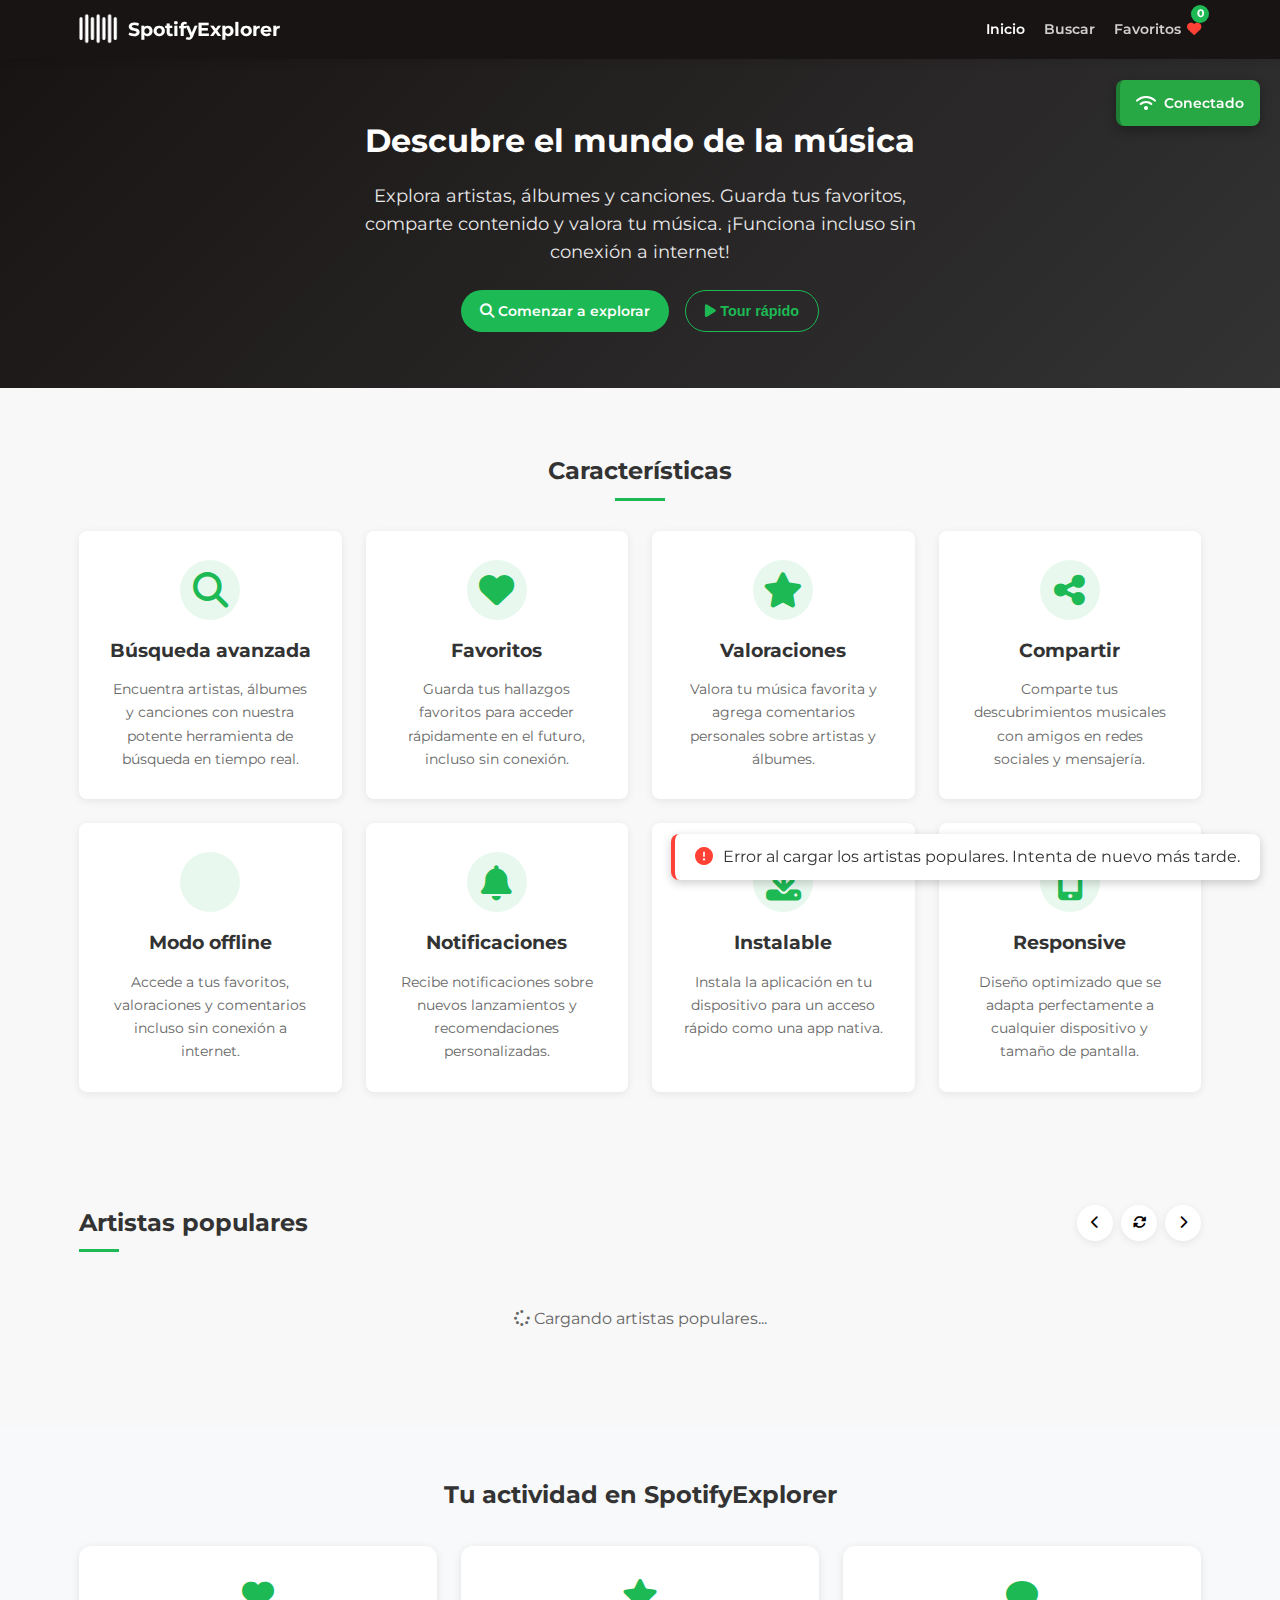
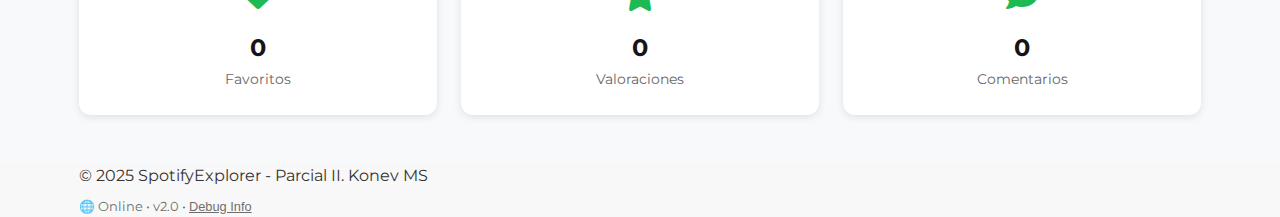
<file: index.html>
<!DOCTYPE html>
<html lang="es">
  <head>
    <meta charset="UTF-8" />
    <meta name="viewport" content="width=device-width, initial-scale=1.0" />
    <meta name="theme-color" content="#1DB954" />
    <meta
      name="description"
      content="Explora tus artistas y canciones favoritas con esta aplicación Spotify. Funciona offline, permite valoraciones y compartir contenido."
    />
    <title>SpotifyExplorer - Descubre música increíble</title>
    <link rel="stylesheet" href="css/style.css" />
    <link rel="manifest" href="manifest.json" />
    <link rel="apple-touch-icon" href="images/icons/icon-192x192.png" />
    <!-- Metatags para iOS -->
    <meta name="apple-mobile-web-app-capable" content="yes" />
    <meta name="apple-mobile-web-app-status-bar-style" content="black" />
    <meta name="apple-mobile-web-app-title" content="SpotifyExplorer" />
    <!-- Fonts -->
    <link rel="preconnect" href="https://fonts.googleapis.com" />
    <link rel="preconnect" href="https://fonts.gstatic.com" crossorigin />
    <link
      href="https://fonts.googleapis.com/css2?family=Montserrat:wght@400;500;600;700&display=swap"
      rel="stylesheet"
    />
    <!-- Font Awesome -->
    <link
      rel="stylesheet"
      href="https://cdnjs.cloudflare.com/ajax/libs/font-awesome/6.4.0/css/all.min.css"
    />
  </head>
  <body>
    <header>
      <div class="container">
        <div class="logo">
          <img src="images/logo.png" alt="SpotifyExplorer Logo" />
          <h1>SpotifyExplorer</h1>
        </div>
        <nav>
          <ul>
            <li><a href="index.html" class="active">Inicio</a></li>
            <li><a href="search.html">Buscar</a></li>
            <li>
              <a href="favorites.html" class="fav-link">
                Favoritos
                <span class="fav-icon"><i class="fas fa-heart"></i></span>
                <span class="favorites-counter">0</span>
              </a>
            </li>
          </ul>
        </nav>
      </div>
    </header>

    <main>
      <section class="hero">
        <div class="container">
          <h2>Descubre el mundo de la música</h2>
          <p>
            Explora artistas, álbumes y canciones. Guarda tus favoritos, comparte contenido y valora tu música. 
            ¡Funciona incluso sin conexión a internet!
          </p>
          <div style="display: flex; gap: 1rem; justify-content: center; flex-wrap: wrap; margin-top: 1.5rem;">
            <a href="search.html" class="btn">
              <i class="fas fa-search"></i> Comenzar a explorar
            </a>
            <button id="quick-tour-btn" class="btn btn-outline">
              <i class="fas fa-play"></i> Tour rápido
            </button>
          </div>
        </div>
      </section>

      <section class="features">
        <div class="container">
          <h2>Características</h2>
          <div class="feature-grid">
            <div class="feature-card">
              <div class="feature-icon"><i class="fas fa-search"></i></div>
              <h3>Búsqueda avanzada</h3>
              <p>
                Encuentra artistas, álbumes y canciones con nuestra potente
                herramienta de búsqueda en tiempo real.
              </p>
            </div>
            <div class="feature-card">
              <div class="feature-icon"><i class="fas fa-heart"></i></div>
              <h3>Favoritos</h3>
              <p>
                Guarda tus hallazgos favoritos para acceder rápidamente en el
                futuro, incluso sin conexión.
              </p>
            </div>
            <div class="feature-card">
              <div class="feature-icon"><i class="fas fa-star"></i></div>
              <h3>Valoraciones</h3>
              <p>Valora tu música favorita y agrega comentarios personales sobre artistas y álbumes.</p>
            </div>
            <div class="feature-card">
              <div class="feature-icon"><i class="fas fa-share-alt"></i></div>
              <h3>Compartir</h3>
              <p>Comparte tus descubrimientos musicales con amigos en redes sociales y mensajería.</p>
            </div>
            <div class="feature-card">
              <div class="feature-icon"><i class="fas fa-wifi-slash"></i></div>
              <h3>Modo offline</h3>
              <p>Accede a tus favoritos, valoraciones y comentarios incluso sin conexión a internet.</p>
            </div>
            <div class="feature-card">
              <div class="feature-icon"><i class="fas fa-bell"></i></div>
              <h3>Notificaciones</h3>
              <p>Recibe notificaciones sobre nuevos lanzamientos y recomendaciones personalizadas.</p>
            </div>
            <div class="feature-card">
              <div class="feature-icon"><i class="fas fa-download"></i></div>
              <h3>Instalable</h3>
              <p>
                Instala la aplicación en tu dispositivo para un acceso rápido como una app nativa.
              </p>
            </div>
            <div class="feature-card">
              <div class="feature-icon"><i class="fas fa-mobile-alt"></i></div>
              <h3>Responsive</h3>
              <p>Diseño optimizado que se adapta perfectamente a cualquier dispositivo y tamaño de pantalla.</p>
            </div>
          </div>
        </div>
      </section>

      <section class="popular-section">
        <div class="container">
          <div class="section-header">
            <h2>Artistas populares</h2>
            <div class="carousel-controls">
              <button id="prev-artists" class="control-btn" title="Género anterior">
                <i class="fas fa-chevron-left"></i>
              </button>
              <button id="refresh-artists" class="control-btn" title="Actualizar">
                <i class="fas fa-sync-alt"></i>
              </button>
              <button id="next-artists" class="control-btn" title="Siguiente género">
                <i class="fas fa-chevron-right"></i>
              </button>
            </div>
          </div>
          <div id="popular-artists" class="card-grid">
            <!-- Será llenado dinámicamente con JS -->
            <div class="loading">
              <i class="fas fa-spinner fa-spin"></i> Cargando artistas
              populares...
            </div>
          </div>
        </div>
      </section>

      <!-- Sección de estadísticas de uso -->
      <section style="padding: 3rem 0; background-color: #f8f9fa; text-align: center;">
        <div class="container">
          <h2>Tu actividad en SpotifyExplorer</h2>
          <div id="user-stats" style="display: grid; grid-template-columns: repeat(auto-fit, minmax(150px, 1fr)); gap: 1.5rem; margin-top: 2rem;">
            <div class="stat-card" style="background: white; padding: 1.5rem; border-radius: 12px; box-shadow: 0 2px 8px rgba(0,0,0,0.1);">
              <div style="font-size: 2rem; color: var(--primary-color); margin-bottom: 0.5rem;">
                <i class="fas fa-heart"></i>
              </div>
              <div id="total-favorites" style="font-size: 1.5rem; font-weight: 700; color: var(--secondary-color);">0</div>
              <div style="font-size: 0.9rem; color: var(--text-light);">Favoritos</div>
            </div>
            <div class="stat-card" style="background: white; padding: 1.5rem; border-radius: 12px; box-shadow: 0 2px 8px rgba(0,0,0,0.1);">
              <div style="font-size: 2rem; color: var(--primary-color); margin-bottom: 0.5rem;">
                <i class="fas fa-star"></i>
              </div>
              <div id="total-ratings" style="font-size: 1.5rem; font-weight: 700; color: var(--secondary-color);">0</div>
              <div style="font-size: 0.9rem; color: var(--text-light);">Valoraciones</div>
            </div>
            <div class="stat-card" style="background: white; padding: 1.5rem; border-radius: 12px; box-shadow: 0 2px 8px rgba(0,0,0,0.1);">
              <div style="font-size: 2rem; color: var(--primary-color); margin-bottom: 0.5rem;">
                <i class="fas fa-comment"></i>
              </div>
              <div id="total-comments" style="font-size: 1.5rem; font-weight: 700; color: var(--secondary-color);">0</div>
              <div style="font-size: 0.9rem; color: var(--text-light);">Comentarios</div>
            </div>
          </div>
        </div>
      </section>
    </main>

    <footer>
      <div class="container">
        <p>&copy; 2025 SpotifyExplorer - Parcial II. Konev MS</p>
        <div style="margin-top: 0.5rem; font-size: 0.8rem; opacity: 0.7;">
          <span id="connection-status">🌐 Online</span> • 
          <span id="app-version">v2.0</span> • 
          <button id="show-debug-info" style="background: none; border: none; color: inherit; text-decoration: underline; cursor: pointer; font-size: inherit;">Debug Info</button>
        </div>
      </div>
    </footer>

    <!-- Contenedor para el botón de instalación -->
    <div id="install-container" class="install-prompt" style="display: none">
      <button id="installButton" class="btn install-btn">
        <i class="fas fa-download"></i> Instalar App
      </button>
    </div>

    <!-- Scripts en orden de dependencia -->
    <script src="js/api.js"></script>
    <script src="js/ui.js"></script>
    <script src="js/notifications.js"></script>
    <script src="js/sharing.js"></script>
    <script src="js/network-status.js"></script>
    <script src="js/rating-system.js"></script>
    <script src="js/app.js"></script>
    <script src="js/sw.js"></script>
    

    <!-- Script para tour rápido -->
    <script>
      document.getElementById('quick-tour-btn')?.addEventListener('click', () => {
        ui.showMessage('🎵 Usa la búsqueda para encontrar música, guarda favoritos ❤️ y comparte 📤 tus descubrimientos. ¡Funciona offline! 📱', 'info');
      });

      // Actualizar estadísticas de usuario
      function updateUserStats() {
        try {
          const favorites = JSON.parse(localStorage.getItem('spotifyFavorites') || '{"artists":[],"tracks":[],"albums":[]}');
          const ratings = JSON.parse(localStorage.getItem('spotifyRatings') || '{}');
          const comments = JSON.parse(localStorage.getItem('spotifyComments') || '{}');

          const totalFavorites = favorites.artists.length + favorites.tracks.length + favorites.albums.length;
          const totalRatings = Object.keys(ratings).length;
          const totalComments = Object.keys(comments).reduce((total, key) => total + comments[key].length, 0);

          document.getElementById('total-favorites').textContent = totalFavorites;
          document.getElementById('total-ratings').textContent = totalRatings;
          document.getElementById('total-comments').textContent = totalComments;
        } catch (error) {
          console.error('Error al actualizar estadísticas:', error);
        }
      }

      // Actualizar estado de conexión
      function updateConnectionStatus() {
        const statusElement = document.getElementById('connection-status');
        if (statusElement) {
          statusElement.textContent = navigator.onLine ? '🌐 Online' : '📱 Offline';
        }
      }

      // Event listeners
      document.addEventListener('DOMContentLoaded', () => {
        updateUserStats();
        updateConnectionStatus();

        // Actualizar estadísticas cada 30 segundos
        setInterval(updateUserStats, 30000);

        // Escuchar cambios de conexión
        window.addEventListener('online', updateConnectionStatus);
        window.addEventListener('offline', updateConnectionStatus);

        // Debug info
        document.getElementById('show-debug-info')?.addEventListener('click', () => {
          if (window.spotifyExplorerDebug) {
            window.spotifyExplorerDebug.showUsageStats();
            ui.showMessage('Información de debug mostrada en la consola (F12)', 'info');
          }
        });
      });
    </script>

    <!-- Script para registrar el Service Worker -->
    <script>
      // Registrar el Service Worker
      if ("serviceWorker" in navigator) {
        window.addEventListener("load", () => {
          navigator.serviceWorker
            .register("js/sw.js", { scope: "/" })
            .then((reg) => {
              console.log("Service Worker registrado!", reg);
              
              // Escuchar actualizaciones del SW
              reg.addEventListener('updatefound', () => {
                const newWorker = reg.installing;
                newWorker.addEventListener('statechange', () => {
                  if (newWorker.state === 'installed' && navigator.serviceWorker.controller) {
                    ui.showMessage('Nueva versión disponible. Recarga la página para actualizar.', 'info');
                  }
                });
              });
            })
            .catch((err) => console.log("Error en Service Worker:", err));
        });
      }
    </script>

    <!-- Script para instalación de PWA -->
    <script src="js/pwa-installer.js"></script>
  </body>
</html>
</file>
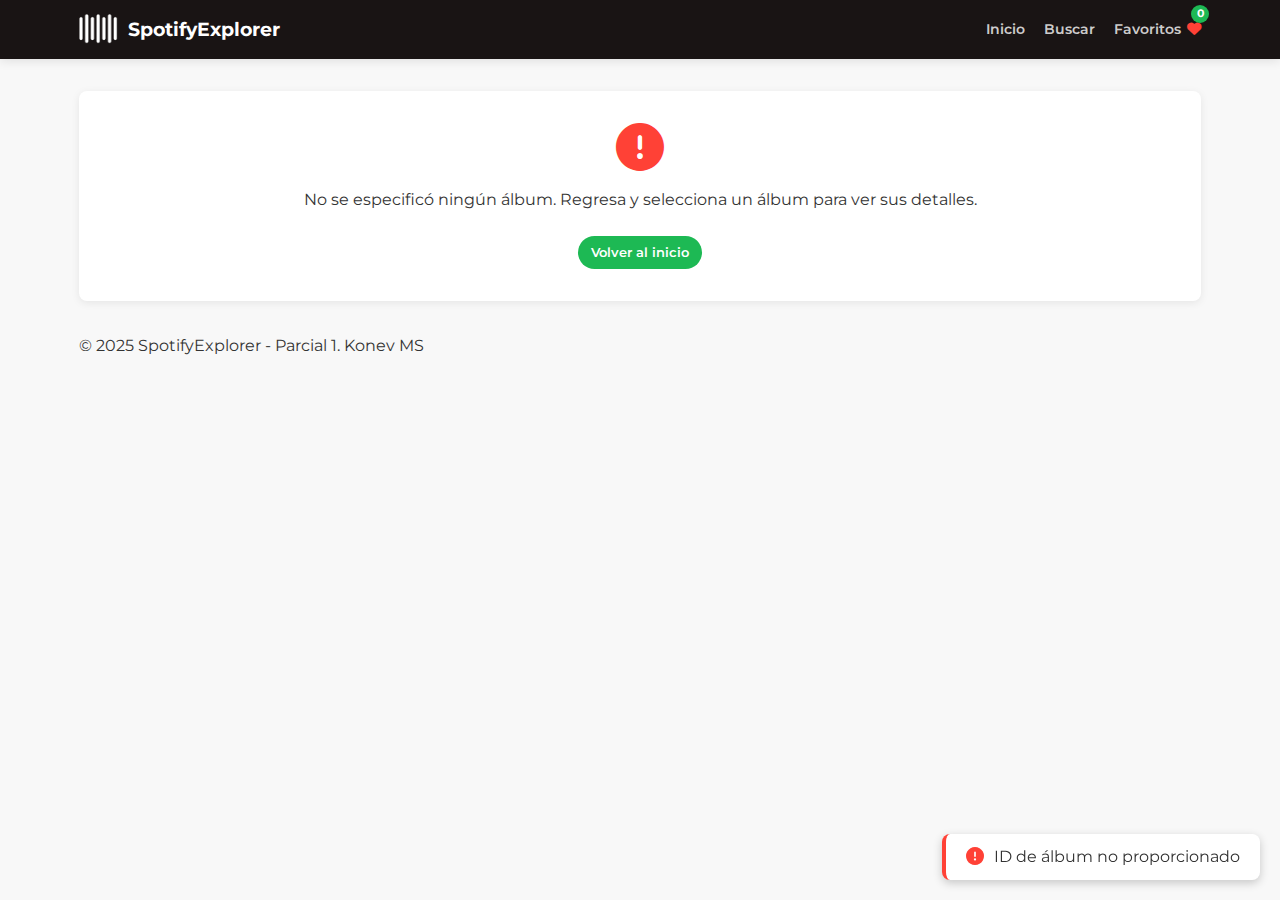
<file: album.html>
<!DOCTYPE html>
<html lang="es">
  <head>
    <meta charset="UTF-8" />
    <meta name="viewport" content="width=device-width, initial-scale=1.0" />
    <meta name="theme-color" content="#1DB954" />
    <meta
      name="description"
      content="Información detallada sobre álbumes en SpotifyExplorer"
    />
    <title>Álbum - SpotifyExplorer</title>
    <link rel="stylesheet" href="css/style.css" />
    <link rel="manifest" href="manifest.json" />
    <link rel="apple-touch-icon" href="images/icons/icon-192x192.png" />
    <!-- Metatags para iOS -->
    <meta name="apple-mobile-web-app-capable" content="yes" />
    <meta name="apple-mobile-web-app-status-bar-style" content="black" />
    <meta name="apple-mobile-web-app-title" content="SpotifyExplorer" />
    <!-- Fonts -->
    <link rel="preconnect" href="https://fonts.googleapis.com" />
    <link rel="preconnect" href="https://fonts.gstatic.com" crossorigin />
    <link
      href="https://fonts.googleapis.com/css2?family=Montserrat:wght@400;500;600;700&display=swap"
      rel="stylesheet"
    />
    <!-- Font Awesome -->
    <link
      rel="stylesheet"
      href="https://cdnjs.cloudflare.com/ajax/libs/font-awesome/6.4.0/css/all.min.css"
    />
  </head>
  <body>
    <header>
      <div class="container">
        <div class="logo">
          <img src="images/logo.png" alt="SpotifyExplorer Logo" />
          <h1>SpotifyExplorer</h1>
        </div>
        <nav>
          <ul>
            <li><a href="index.html">Inicio</a></li>
            <li><a href="search.html">Buscar</a></li>
            <li>
              <a href="favorites.html" class="fav-link">
                Favoritos
                <span class="fav-icon"><i class="fas fa-heart"></i></span>
                <span class="favorites-counter">0</span>
              </a>
            </li>
          </ul>
        </nav>
      </div>
    </header>

    <main>
      <div class="container">
        <div id="album-detail">
          <!-- Será llenado dinámicamente con JS -->
          <div class="loading">
            <i class="fas fa-spinner fa-spin"></i> Cargando detalles del
            álbum...
          </div>
        </div>

        <div id="album-tracks" class="tracks-section">
          <!-- Será llenado dinámicamente con JS -->
        </div>
      </div>
    </main>

    <footer>
      <div class="container">
        <p>&copy; 2025 SpotifyExplorer - Parcial 1. Konev MS</p>
      </div>
    </footer>

    <!-- Contenedor para el botón de instalación -->
    <div id="install-container" class="install-prompt" style="display: none">
      <button id="installButton" class="btn install-btn">
        <i class="fas fa-download"></i> Instalar App
      </button>
    </div>

    <!-- Scripts - Carga en el orden correcto -->
    <script src="js/api.js"></script>
    <script src="js/ui.js"></script>
    <script src="js/album.js"></script>
    <script src="js/app.js"></script>

    <!-- Script para registrar el Service Worker -->
    <script>
      // Registrar el Service Worker
      if ("serviceWorker" in navigator) {
        window.addEventListener("load", () => {
          navigator.serviceWorker
            .register("js/sw.js", { scope: "/" })
            .then((reg) => console.log("Service Worker registrado!", reg))
            .catch((err) => console.log("Error en Service Worker:", err));
        });
      }
    </script>

    <!-- Script para instalación de PWA -->
    <script src="js/pwa-installer.js"></script>
  </body>
</html>
</file>
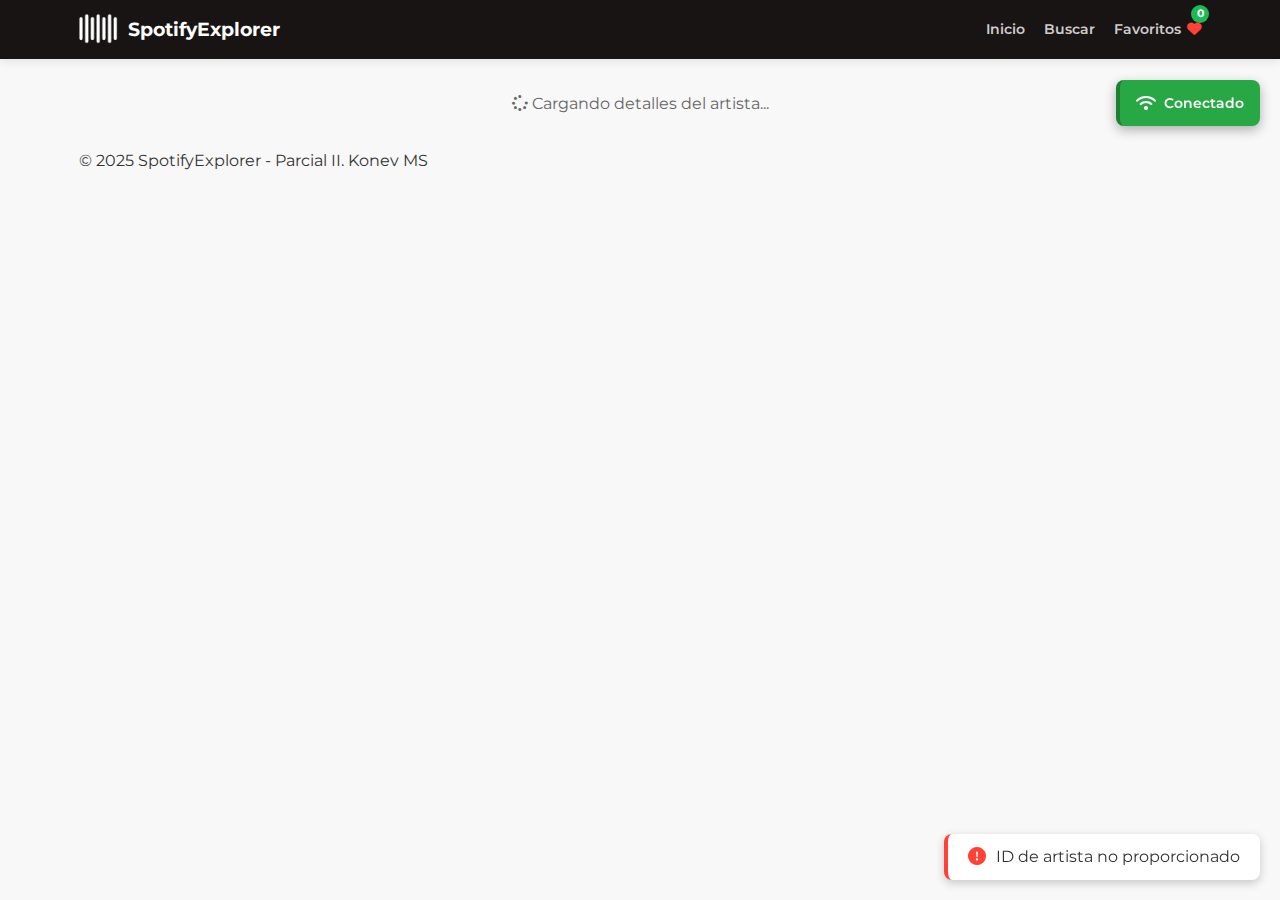
<file: artist.html>
<!DOCTYPE html>
<html lang="es">
  <head>
    <meta charset="UTF-8" />
    <meta name="viewport" content="width=device-width, initial-scale=1.0" />
    <meta name="theme-color" content="#1DB954" />
    <meta
      name="description"
      content="Información detallada sobre artistas en SpotifyExplorer"
    />
    <title>Artista - SpotifyExplorer</title>
    <link rel="stylesheet" href="css/style.css" />
    <link rel="manifest" href="manifest.json" />
    <link rel="apple-touch-icon" href="images/icons/icon-192x192.png" />
    <!-- Fonts -->
    <link rel="preconnect" href="https://fonts.googleapis.com" />
    <link rel="preconnect" href="https://fonts.gstatic.com" crossorigin />
    <link
      href="https://fonts.googleapis.com/css2?family=Montserrat:wght@400;500;600;700&display=swap"
      rel="stylesheet"
    />
    <!-- Font Awesome -->
    <link
      rel="stylesheet"
      href="https://cdnjs.cloudflare.com/ajax/libs/font-awesome/6.4.0/css/all.min.css"
    />
  </head>
  <body>
    <header>
      <div class="container">
        <div class="logo">
          <img src="images/logo.png" alt="SpotifyExplorer Logo" />
          <h1>SpotifyExplorer</h1>
        </div>
        <nav>
          <ul>
            <li><a href="index.html">Inicio</a></li>
            <li><a href="search.html">Buscar</a></li>
            <li>
              <a href="favorites.html" class="fav-link">
                Favoritos
                <span class="fav-icon"><i class="fas fa-heart"></i></span>
                <span class="favorites-counter">0</span>
              </a>
            </li>
          </ul>
        </nav>
      </div>
    </header>

    <main>
      <div class="container">
        <div id="artist-detail">
          <div class="loading">
            <i class="fas fa-spinner fa-spin"></i> Cargando detalles del artista...
          </div>
        </div>

        <div id="top-tracks" class="tracks-section"></div>
        <div id="artist-albums" class="tracks-section"></div>
      </div>
    </main>

    <footer>
      <div class="container">
        <p>&copy; 2025 SpotifyExplorer - Parcial II. Konev MS</p>
      </div>
    </footer>

    <!-- Scripts -->
    <script src="js/api.js"></script>
    <script src="js/ui.js"></script>
    <script src="js/notifications.js"></script>
    <script src="js/sharing.js"></script>
    <script src="js/network-status.js"></script>
    <script src="js/rating-system.js"></script>
    <script src="js/app.js"></script>

    <!-- Script para el botón de favoritos -->
    <script>
      window.addEventListener('load', () => {
        setTimeout(() => {
          // BUSCAR POR EL ID CORRECTO!
          const boton = document.querySelector('#add-favorite-artist');
          
          if (boton) {
            console.log('Botón encontrado por ID!');
            
            // QUITAR MANEJADORES ANTIGUOS
            const nuevoBoton = boton.cloneNode(true);
            boton.parentNode.replaceChild(nuevoBoton, boton);
            
            // NUEVO MANEJADOR
            nuevoBoton.addEventListener('click', (e) => {
              e.preventDefault();
              e.stopPropagation();
              
              console.log('¡BOTÓN CLICKEADO!');
              
              const id = nuevoBoton.dataset.id;
              const tipo = nuevoBoton.dataset.type;
              const icono = nuevoBoton.querySelector('i');
              
              console.log('ID:', id, 'Tipo:', tipo);
              
              // Obtener favoritos
              let favoritos = JSON.parse(localStorage.getItem('spotifyFavorites') || '{"artists":[],"tracks":[],"albums":[]}');
              
              // Verificar si ya está en favoritos
              const yaEsta = favoritos.artists.some(artista => artista.id === id);
              console.log('Ya está en favoritos:', yaEsta);
              
              if (yaEsta) {
                // ELIMINAR de favoritos
                favoritos.artists = favoritos.artists.filter(artista => artista.id !== id);
                icono.className = 'far fa-heart';
                nuevoBoton.innerHTML = '<i class="far fa-heart"></i> Agregar a favoritos';
                console.log('ELIMINADO de favoritos');
                
                // Mostrar mensaje
                mostrarMensaje('Artista eliminado de favoritos', 'info');
              } else {
                // AGREGAR a favoritos
                const nombre = document.querySelector('.detail-header h1')?.textContent || 'Artista';
                const imagen = document.querySelector('.detail-header img')?.src || 'images/default-artist.png';
                
                favoritos.artists.push({
                  id: id,
                  name: nombre,
                  image: imagen
                });
                
                icono.className = 'fas fa-heart';
                nuevoBoton.innerHTML = '<i class="fas fa-heart"></i> En favoritos';
                console.log('AGREGADO a favoritos');
                
                // Mostrar mensaje
                mostrarMensaje('¡Artista agregado a favoritos!', 'success');
                
                // Crear corazón volador
                crearCorazonVolador(nuevoBoton);
              }
              
              // Guardar en localStorage
              localStorage.setItem('spotifyFavorites', JSON.stringify(favoritos));
              console.log('Favoritos guardados');
              
              // Actualizar contador
              actualizarContador(favoritos);
            });
            
            console.log('Manejador instalado correctamente');
          } else {
            console.error('BOTÓN NO ENCONTRADO - Buscando otros selectores...');
            
            // Buscar por otros selectores
            const otros = document.querySelectorAll('button[data-type="artist"]');
            console.log('Botones encontrados:', otros.length);
            otros.forEach((btn, indice) => {
              console.log(`Botón ${indice}:`, btn.className, btn.id);
            });
          }
        }, 2000);
      });
      
      // Función para actualizar contador
      function actualizarContador(favoritos) {
        const total = favoritos.artists.length + favoritos.tracks.length + favoritos.albums.length;
        console.log('Actualizando contador a:', total);
        
        document.querySelectorAll('.favorites-counter').forEach(contador => {
          contador.textContent = total;
        });
      }
      
      // Función para crear corazón volador
      function crearCorazonVolador(elemento) {
        const corazon = document.createElement('div');
        corazon.innerHTML = '❤️';
        corazon.style.cssText = `
          position: fixed;
          font-size: 30px;
          z-index: 9999;
          pointer-events: none;
          transition: all 0.8s cubic-bezier(0.25, 0.46, 0.45, 0.94);
        `;
        
        const rect = elemento.getBoundingClientRect();
        corazon.style.left = (rect.left + rect.width / 2) + 'px';
        corazon.style.top = (rect.top + rect.height / 2) + 'px';
        
        document.body.appendChild(corazon);
        
        const enlaceFavoritos = document.querySelector('.fav-link');
        if (enlaceFavoritos) {
          const rectFavoritos = enlaceFavoritos.getBoundingClientRect();
          setTimeout(() => {
            corazon.style.left = (rectFavoritos.left + rectFavoritos.width / 2) + 'px';
            corazon.style.top = (rectFavoritos.top + rectFavoritos.height / 2) + 'px';
            corazon.style.opacity = '0';
            corazon.style.transform = 'scale(0.3)';
          }, 100);
        }
        
        setTimeout(() => corazon.remove(), 1000);
      }
      
      // Función para mostrar mensajes
      function mostrarMensaje(mensaje, tipo) {
        document.querySelectorAll('.mensaje-temporal').forEach(m => m.remove());
        
        const div = document.createElement('div');
        div.className = 'mensaje-temporal';
        div.textContent = mensaje;
        div.style.cssText = `
          position: fixed;
          top: 100px;
          right: 20px;
          padding: 15px 20px;
          border-radius: 8px;
          color: white;
          font-weight: bold;
          z-index: 9999;
          transition: all 0.3s ease;
          transform: translateX(100%);
          background-color: ${tipo === 'success' ? '#28a745' : '#17a2b8'};
        `;
        
        document.body.appendChild(div);
        setTimeout(() => div.style.transform = 'translateX(0)', 100);
        setTimeout(() => {
          div.style.transform = 'translateX(100%)';
          setTimeout(() => div.remove(), 300);
        }, 3000);
      }
    </script>

    <!-- Service Worker -->
    <script>
      if ("serviceWorker" in navigator) {
        window.addEventListener("load", () => {
          navigator.serviceWorker
            .register("js/sw.js", { scope: "/" })
            .then((reg) => console.log("Service Worker registrado!", reg))
            .catch((err) => console.log("Error en Service Worker:", err));
        });
      }
    </script>

    <!-- PWA Installer -->
    <script src="js/pwa-installer.js"></script>
  </body>
</html>
</file>
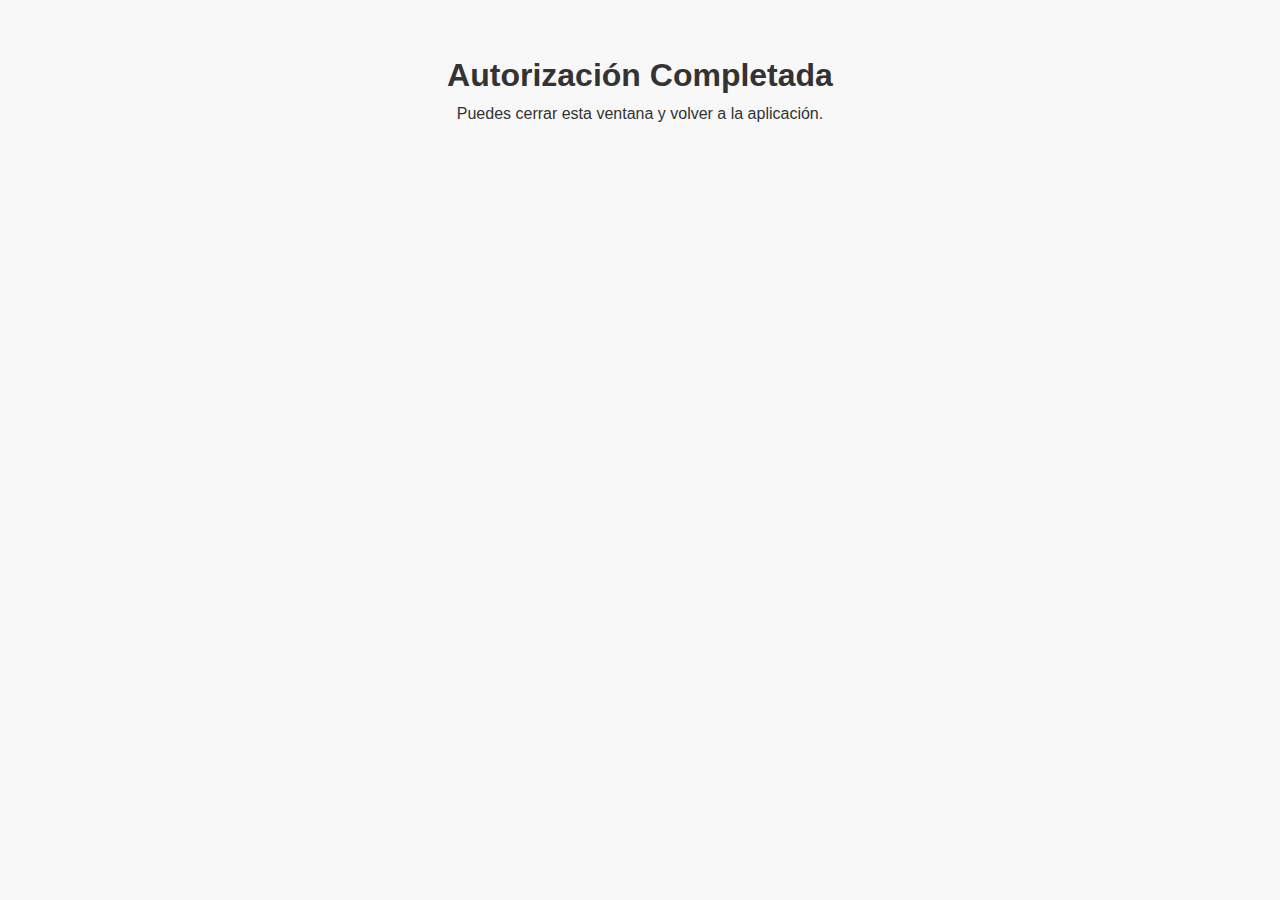
<file: callback.html>
<!DOCTYPE html>
<html lang="es">
  <head>
    <meta charset="UTF-8" />
    <meta name="viewport" content="width=device-width, initial-scale=1.0" />
    <title>Autorización Completada - SpotifyExplorer</title>
    <link rel="stylesheet" href="css/style.css" />
  </head>
  <body>
    <div class="container" style="text-align: center; padding: 50px 0">
      <h1>Autorización Completada</h1>
      <p>Puedes cerrar esta ventana y volver a la aplicación.</p>
      <script>
        // Cerrar automáticamente la ventana después de la autorización
        window.onload = function () {
          setTimeout(function () {
            window.close();
          }, 2000);
        };
      </script>
    </div>
  </body>
</html>
</file>
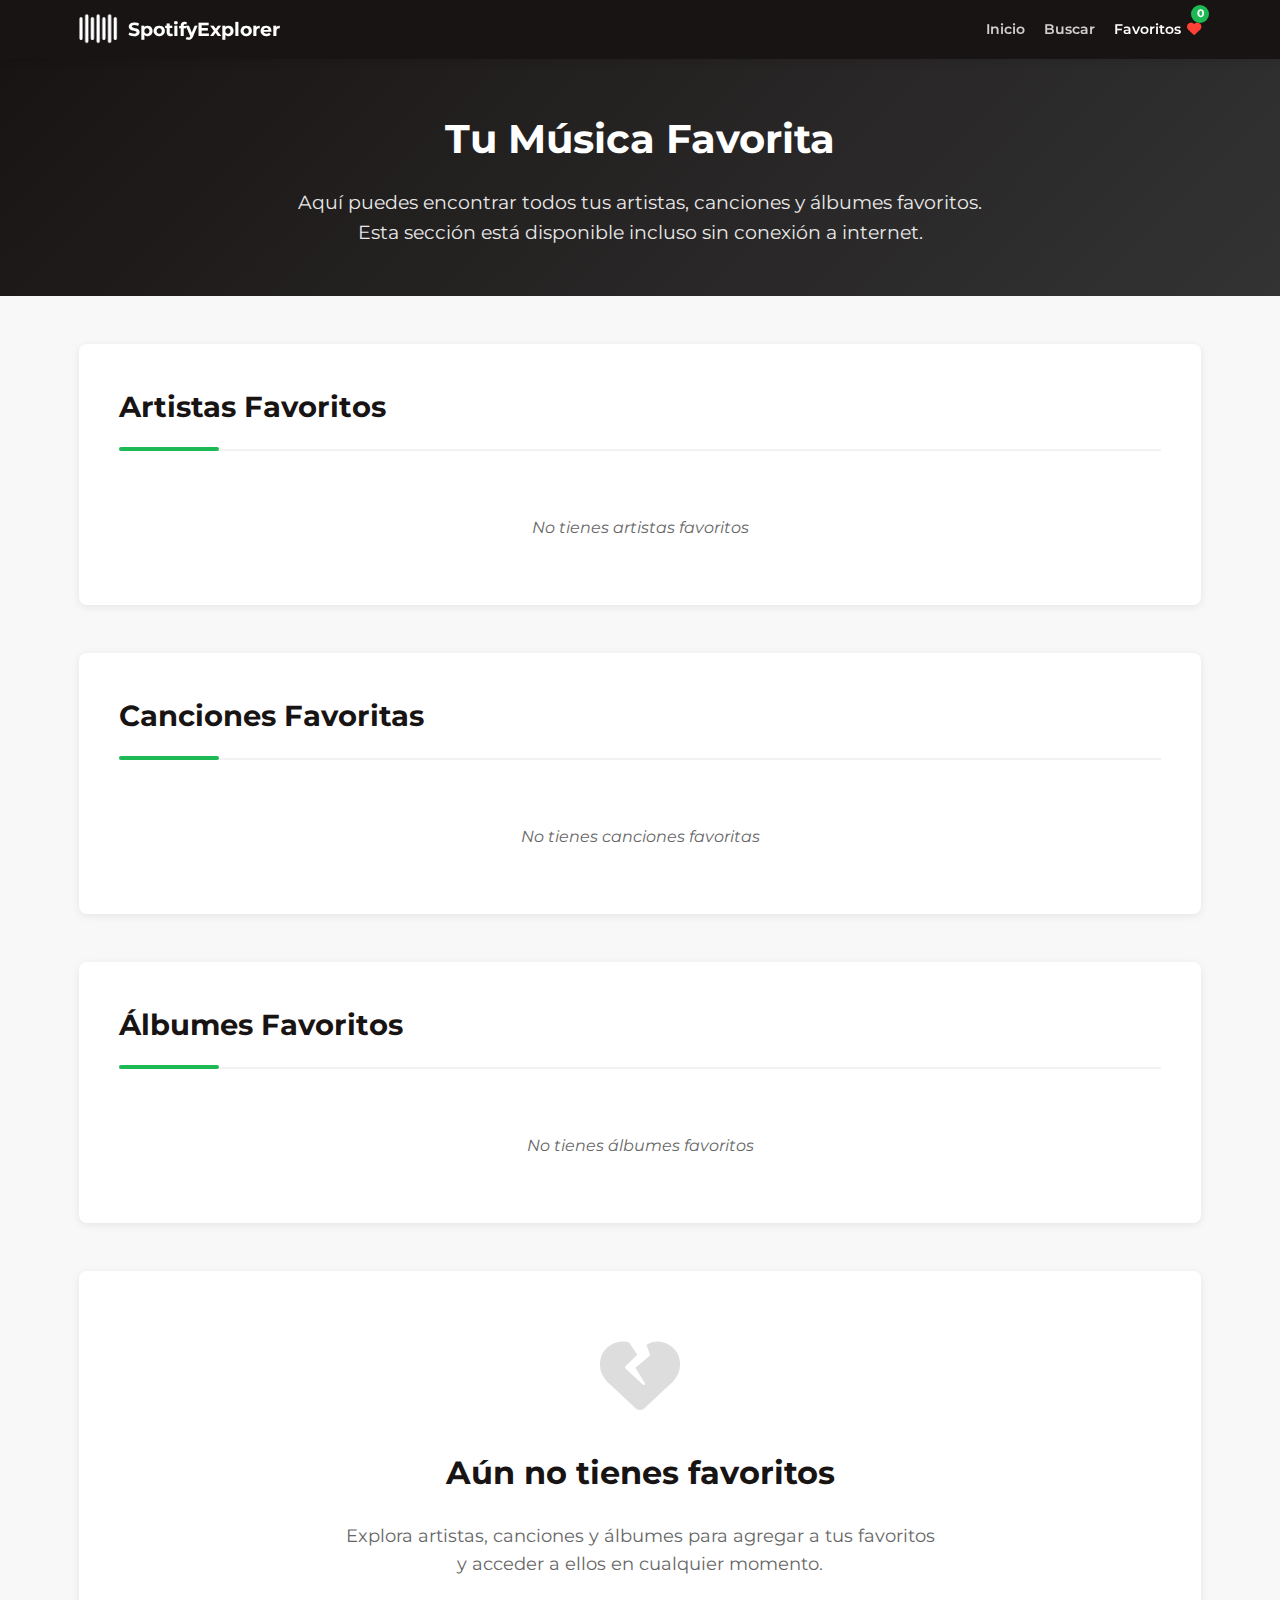
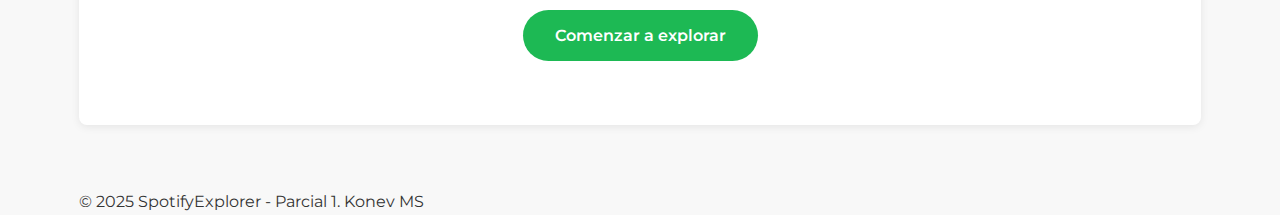
<file: favorites.html>
<!DOCTYPE html>
<html lang="es">
  <head>
    <meta charset="UTF-8" />
    <meta name="viewport" content="width=device-width, initial-scale=1.0" />
    <meta name="theme-color" content="#1DB954" />
    <meta
      name="description"
      content="Tus artistas, canciones y álbumes favoritos en SpotifyExplorer"
    />
    <title>Favoritos - SpotifyExplorer</title>
    <link rel="stylesheet" href="css/style.css" />
    <link rel="manifest" href="manifest.json" />
    <link rel="apple-touch-icon" href="images/icons/icon-192x192.png" />
    <!-- Fonts -->
    <link rel="preconnect" href="https://fonts.googleapis.com" />
    <link rel="preconnect" href="https://fonts.gstatic.com" crossorigin />
    <link
      href="https://fonts.googleapis.com/css2?family=Montserrat:wght@400;500;600;700&display=swap"
      rel="stylesheet"
    />
    <!-- Font Awesome -->
    <link
      rel="stylesheet"
      href="https://cdnjs.cloudflare.com/ajax/libs/font-awesome/6.4.0/css/all.min.css"
    />
  </head>
  <body>
    <header>
      <div class="container">
        <div class="logo">
          <img src="images/logo.png" alt="SpotifyExplorer Logo" />
          <h1>SpotifyExplorer</h1>
        </div>
        <nav>
          <ul>
            <li><a href="index.html">Inicio</a></li>
            <li><a href="search.html">Buscar</a></li>
            <li>
              <a href="favorites.html" class="fav-link active">
                Favoritos
                <span class="fav-icon"><i class="fas fa-heart"></i></span>
                <span class="favorites-counter">0</span>
              </a>
            </li>
          </ul>
        </nav>
      </div>
    </header>

    <main>
      <!-- Hero section for favorites -->
      <section class="favorites-hero">
        <div class="container">
          <h1>Tu Música Favorita</h1>
          <p>
            Aquí puedes encontrar todos tus artistas, canciones y álbumes
            favoritos. Esta sección está disponible incluso sin conexión a
            internet.
          </p>
        </div>
      </section>

      <!-- Favorites content -->
      <section class="favorites-section">
        <div class="container">
          <!-- Artists -->
          <div id="favorite-artists" class="favorites-group">
            <!-- Será llenado dinámicamente con JS -->
            <h2>Artistas Favoritos</h2>
            <div class="loading">
              <i class="fas fa-spinner fa-spin"></i> Cargando artistas
              favoritos...
            </div>
          </div>

          <!-- Tracks -->
          <div id="favorite-tracks" class="favorites-group">
            <!-- Será llenado dinámicamente con JS -->
            <h2>Canciones Favoritas</h2>
            <div class="loading">
              <i class="fas fa-spinner fa-spin"></i> Cargando canciones
              favoritas...
            </div>
          </div>

          <!-- Albums -->
          <div id="favorite-albums" class="favorites-group">
            <!-- Será llenado dinámicamente con JS -->
            <h2>Álbumes Favoritos</h2>
            <div class="loading">
              <i class="fas fa-spinner fa-spin"></i> Cargando álbumes
              favoritos...
            </div>
          </div>

          <!-- Empty state (hidden by default) -->
          <div id="empty-favorites" class="empty-state" style="display: none">
            <i class="fas fa-heart-broken"></i>
            <h2>Aún no tienes favoritos</h2>
            <p>
              Explora artistas, canciones y álbumes para agregar a tus favoritos
              y acceder a ellos en cualquier momento.
            </p>
            <a href="search.html" class="btn">Comenzar a explorar</a>
          </div>
        </div>
      </section>
    </main>

    <!-- Contenedor para el botón de instalación -->
    <div id="install-container" class="install-prompt" style="display: none">
      <button id="installButton" class="btn install-btn">
        <i class="fas fa-download"></i> Instalar App
      </button>
    </div>

    <footer>
      <div class="container">
        <p>&copy; 2025 SpotifyExplorer - Parcial 1. Konev MS</p>
      </div>
    </footer>

    <!-- Contenedor para el botón de instalación -->
    <div id="install-container" class="install-prompt" style="display: none">
      <button id="installButton" class="btn install-btn">
        <i class="fas fa-download"></i> Instalar App
      </button>
    </div>

    <!-- Scripts -->
    <script src="js/api.js"></script>
    <script src="js/ui.js"></script>
    <script src="js/app.js"></script>
    <script>
      document.addEventListener("DOMContentLoaded", () => {
        ui.showFavorites();
      });
    </script>
    <!-- Script para registrar el Service Worker -->
    <script>
      // Registrar el Service Worker
      if ("serviceWorker" in navigator) {
        window.addEventListener("load", () => {
          navigator.serviceWorker
            .register("js/sw.js", { scope: "/" })
            .then((reg) => console.log("Service Worker registrado!", reg))
            .catch((err) => console.log("Error en Service Worker:", err));
        });
      }
    </script>

    <!-- Script para instalación de PWA -->
    <script src="js/pwa-installer.js"></script>
  </body>
</html>
</file>
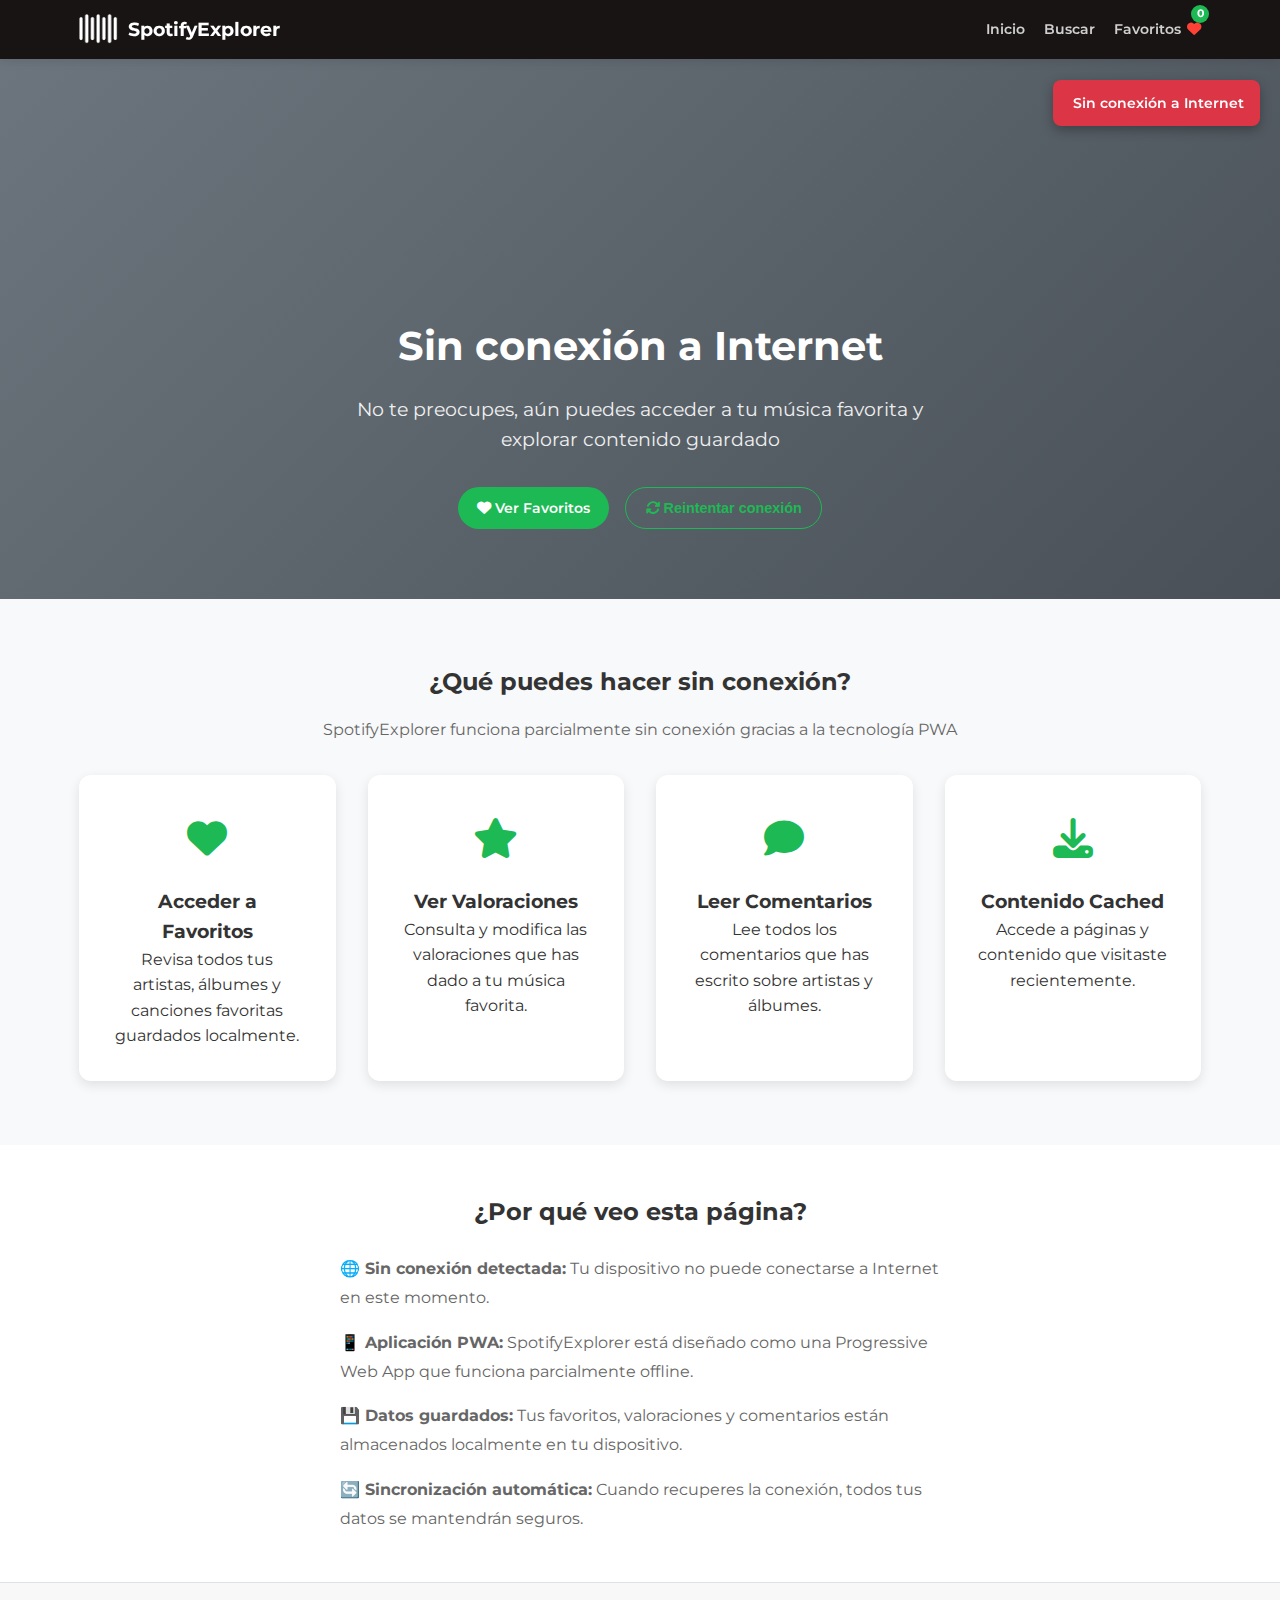
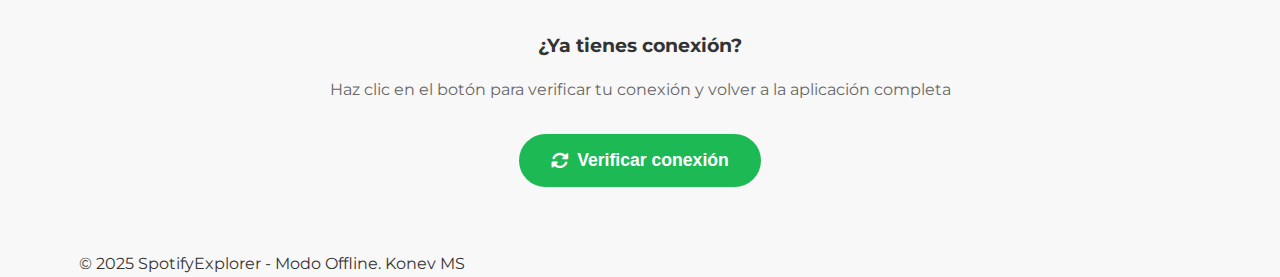
<file: offline.html>
<!DOCTYPE html>
<html lang="es">
<head>
    <meta charset="UTF-8">
    <meta name="viewport" content="width=device-width, initial-scale=1.0">
    <meta name="theme-color" content="#1DB954">
    <title>Sin conexión - SpotifyExplorer</title>
    <link rel="stylesheet" href="css/style.css">
    <link rel="manifest" href="manifest.json">
    <link rel="apple-touch-icon" href="images/icons/icon-192x192.png">
    <!-- Fonts -->
    <link rel="preconnect" href="https://fonts.googleapis.com">
    <link rel="preconnect" href="https://fonts.gstatic.com" crossorigin>
    <link href="https://fonts.googleapis.com/css2?family=Montserrat:wght@400;500;600;700&display=swap" rel="stylesheet">
    <!-- Font Awesome -->
    <link rel="stylesheet" href="https://cdnjs.cloudflare.com/ajax/libs/font-awesome/6.4.0/css/all.min.css">
    <style>
        /* Estilos específicos para la página offline */
        .offline-hero {
            background: linear-gradient(135deg, #6c757d 0%, #495057 100%);
            color: white;
            min-height: 60vh;
            display: flex;
            align-items: center;
            justify-content: center;
            text-align: center;
            padding: 2rem;
        }

        .offline-content {
            max-width: 600px;
        }

        .offline-icon {
            font-size: 6rem;
            margin-bottom: 2rem;
            opacity: 0.8;
            animation: pulse 2s infinite;
        }

        @keyframes pulse {
            0%, 100% { opacity: 0.8; }
            50% { opacity: 0.4; }
        }

        .offline-title {
            font-size: 2.5rem;
            margin-bottom: 1rem;
            font-weight: 700;
        }

        .offline-subtitle {
            font-size: 1.2rem;
            margin-bottom: 2rem;
            opacity: 0.9;
        }

        .offline-actions {
            display: flex;
            gap: 1rem;
            justify-content: center;
            flex-wrap: wrap;
            margin-top: 2rem;
        }

        .offline-features {
            padding: 4rem 0;
            background-color: #f8f9fa;
        }

        .feature-offline-grid {
            display: grid;
            grid-template-columns: repeat(auto-fit, minmax(250px, 1fr));
            gap: 2rem;
            margin-top: 2rem;
        }

        .feature-offline-card {
            background: white;
            padding: 2rem;
            border-radius: 12px;
            text-align: center;
            box-shadow: 0 4px 12px rgba(0, 0, 0, 0.1);
            transition: transform 0.3s ease;
        }

        .feature-offline-card:hover {
            transform: translateY(-5px);
        }

        .feature-offline-icon {
            font-size: 2.5rem;
            color: var(--primary-color);
            margin-bottom: 1rem;
        }

        .connection-status {
            position: fixed;
            top: 80px;
            right: 20px;
            padding: 12px 16px;
            background-color: #dc3545;
            color: white;
            border-radius: 8px;
            font-size: 14px;
            font-weight: 600;
            box-shadow: 0 4px 12px rgba(0, 0, 0, 0.3);
            z-index: 1000;
        }

        .retry-section {
            text-align: center;
            padding: 3rem 0;
            border-top: 1px solid #dee2e6;
        }

        .retry-button {
            background-color: var(--primary-color);
            color: white;
            padding: 1rem 2rem;
            border: none;
            border-radius: 30px;
            font-size: 1.1rem;
            font-weight: 600;
            cursor: pointer;
            transition: all 0.3s ease;
            display: inline-flex;
            align-items: center;
            gap: 0.5rem;
        }

        .retry-button:hover {
            background-color: var(--accent-color);
            transform: translateY(-2px);
        }

        .retry-button:disabled {
            background-color: #6c757d;
            cursor: not-allowed;
            transform: none;
        }

        .loading-spinner {
            animation: spin 1s linear infinite;
        }

        @keyframes spin {
            from { transform: rotate(0deg); }
            to { transform: rotate(360deg); }
        }

        /* Responsive */
        @media (max-width: 768px) {
            .offline-title {
                font-size: 2rem;
            }
            
            .offline-subtitle {
                font-size: 1rem;
            }
            
            .offline-icon {
                font-size: 4rem;
            }
            
            .offline-actions {
                flex-direction: column;
                align-items: center;
            }
            
            .connection-status {
                right: 10px;
                left: 10px;
                text-align: center;
            }
        }
    </style>
</head>
<body class="offline">
    <!-- Indicador de estado de conexión -->
    <div class="connection-status">
        <i class="fas fa-wifi-slash"></i>
        Sin conexión a Internet
    </div>

    <header class="offline-mode">
        <div class="container">
            <div class="logo">
                <img src="images/logo.png" alt="SpotifyExplorer Logo">
                <h1>SpotifyExplorer</h1>
            </div>
            <nav>
                <ul>
                    <li><a href="index.html">Inicio</a></li>
                    <li><a href="search.html">Buscar</a></li>
                    <li>
                        <a href="favorites.html" class="fav-link">
                            Favoritos
                            <span class="fav-icon"><i class="fas fa-heart"></i></span>
                            <span class="favorites-counter" id="offline-fav-counter">0</span>
                        </a>
                    </li>
                </ul>
            </nav>
        </div>
    </header>

    <main>
        <!-- Hero section offline -->
        <section class="offline-hero">
            <div class="offline-content">
                <div class="offline-icon">
                    <i class="fas fa-wifi-slash"></i>
                </div>
                <h1 class="offline-title">Sin conexión a Internet</h1>
                <p class="offline-subtitle">
                    No te preocupes, aún puedes acceder a tu música favorita y explorar contenido guardado
                </p>
                <div class="offline-actions">
                    <a href="favorites.html" class="btn">
                        <i class="fas fa-heart"></i> Ver Favoritos
                    </a>
                    <button id="retry-connection" class="btn btn-outline">
                        <i class="fas fa-sync-alt"></i> Reintentar conexión
                    </button>
                </div>
            </div>
        </section>

        <!-- Funcionalidades disponibles offline -->
        <section class="offline-features">
            <div class="container">
                <h2 style="text-align: center; margin-bottom: 1rem;">¿Qué puedes hacer sin conexión?</h2>
                <p style="text-align: center; color: var(--text-light); margin-bottom: 2rem;">
                    SpotifyExplorer funciona parcialmente sin conexión gracias a la tecnología PWA
                </p>
                
                <div class="feature-offline-grid">
                    <div class="feature-offline-card">
                        <div class="feature-offline-icon">
                            <i class="fas fa-heart"></i>
                        </div>
                        <h3>Acceder a Favoritos</h3>
                        <p>Revisa todos tus artistas, álbumes y canciones favoritas guardados localmente.</p>
                    </div>
                    
                    <div class="feature-offline-card">
                        <div class="feature-offline-icon">
                            <i class="fas fa-star"></i>
                        </div>
                        <h3>Ver Valoraciones</h3>
                        <p>Consulta y modifica las valoraciones que has dado a tu música favorita.</p>
                    </div>
                    
                    <div class="feature-offline-card">
                        <div class="feature-offline-icon">
                            <i class="fas fa-comment"></i>
                        </div>
                        <h3>Leer Comentarios</h3>
                        <p>Lee todos los comentarios que has escrito sobre artistas y álbumes.</p>
                    </div>
                    
                    <div class="feature-offline-card">
                        <div class="feature-offline-icon">
                            <i class="fas fa-download"></i>
                        </div>
                        <h3>Contenido Cached</h3>
                        <p>Accede a páginas y contenido que visitaste recientemente.</p>
                    </div>
                </div>
            </div>
        </section>

        <!-- Sección de información -->
        <section style="padding: 3rem 0; background-color: white;">
            <div class="container">
                <div style="text-align: center; max-width: 600px; margin: 0 auto;">
                    <h2 style="margin-bottom: 1.5rem;">¿Por qué veo esta página?</h2>
                    <div style="text-align: left; color: var(--text-light); line-height: 1.8;">
                        <p style="margin-bottom: 1rem;">
                            <strong>🌐 Sin conexión detectada:</strong> Tu dispositivo no puede conectarse a Internet en este momento.
                        </p>
                        <p style="margin-bottom: 1rem;">
                            <strong>📱 Aplicación PWA:</strong> SpotifyExplorer está diseñado como una Progressive Web App que funciona parcialmente offline.
                        </p>
                        <p style="margin-bottom: 1rem;">
                            <strong>💾 Datos guardados:</strong> Tus favoritos, valoraciones y comentarios están almacenados localmente en tu dispositivo.
                        </p>
                        <p>
                            <strong>🔄 Sincronización automática:</strong> Cuando recuperes la conexión, todos tus datos se mantendrán seguros.
                        </p>
                    </div>
                </div>
            </div>
        </section>

        <!-- Sección de reintento -->
        <section class="retry-section">
            <div class="container">
                <h3 style="margin-bottom: 1rem;">¿Ya tienes conexión?</h3>
                <p style="color: var(--text-light); margin-bottom: 2rem;">
                    Haz clic en el botón para verificar tu conexión y volver a la aplicación completa
                </p>
                <button id="retry-connection-main" class="retry-button">
                    <i class="fas fa-sync-alt"></i>
                    <span>Verificar conexión</span>
                </button>
                <div id="retry-status" style="margin-top: 1rem; font-size: 0.9rem;"></div>
            </div>
        </section>
    </main>

    <footer>
        <div class="container">
            <p>&copy; 2025 SpotifyExplorer - Modo Offline. Konev MS</p>
        </div>
    </footer>

    <!-- Scripts -->
    <script>
        // Actualizar contador de favoritos desde localStorage
        function updateOfflineFavoritesCounter() {
            try {
                const favorites = JSON.parse(localStorage.getItem('spotifyFavorites') || '{"artists":[],"tracks":[],"albums":[]}');
                const totalCount = favorites.artists.length + favorites.tracks.length + favorites.albums.length;
                
                const counter = document.getElementById('offline-fav-counter');
                if (counter) {
                    counter.textContent = totalCount;
                }
            } catch (error) {
                console.error('Error al cargar favoritos:', error);
            }
        }

        // Función para verificar conexión
        async function checkConnection() {
            const retryButtons = document.querySelectorAll('#retry-connection, #retry-connection-main');
            const statusDiv = document.getElementById('retry-status');
            
            // Deshabilitar botones y mostrar spinner
            retryButtons.forEach(btn => {
                btn.disabled = true;
                const icon = btn.querySelector('i');
                if (icon) {
                    icon.className = 'fas fa-spinner loading-spinner';
                }
            });

            if (statusDiv) {
                statusDiv.innerHTML = '<i class="fas fa-spinner loading-spinner"></i> Verificando conexión...';
                statusDiv.style.color = 'var(--text-light)';
            }

            try {
                // Intentar conectar con el servidor
                const response = await fetch('/manifest.json', {
                    method: 'HEAD',
                    cache: 'no-cache',
                    signal: AbortSignal.timeout(10000)
                });

                if (response.ok) {
                    // Conexión exitosa
                    if (statusDiv) {
                        statusDiv.innerHTML = '<i class="fas fa-check-circle"></i> ¡Conexión restaurada! Redirigiendo...';
                        statusDiv.style.color = 'var(--primary-color)';
                    }
                    
                    // Redirigir después de 1 segundo
                    setTimeout(() => {
                        window.location.href = '/index.html';
                    }, 1000);
                } else {
                    throw new Error('Respuesta no válida del servidor');
                }
            } catch (error) {
                // Sin conexión
                if (statusDiv) {
                    statusDiv.innerHTML = '<i class="fas fa-exclamation-circle"></i> Aún sin conexión. Intenta de nuevo en unos momentos.';
                    statusDiv.style.color = '#dc3545';
                }

                // Rehabilitar botones
                setTimeout(() => {
                    retryButtons.forEach(btn => {
                        btn.disabled = false;
                        const icon = btn.querySelector('i');
                        if (icon) {
                            icon.className = 'fas fa-sync-alt';
                        }
                    });
                }, 2000);
            }
        }

        // Event listeners
        document.addEventListener('DOMContentLoaded', () => {
            updateOfflineFavoritesCounter();

            // Botones de reintento
            document.addEventListener('click', (e) => {
                if (e.target.closest('#retry-connection') || e.target.closest('#retry-connection-main')) {
                    e.preventDefault();
                    checkConnection();
                }
            });

            // Verificación automática cada 30 segundos
            setInterval(() => {
                // Solo verificar automáticamente si no hay botones deshabilitados
                const retryButton = document.getElementById('retry-connection-main');
                if (retryButton && !retryButton.disabled) {
                    fetch('/manifest.json', { method: 'HEAD', cache: 'no-cache' })
                        .then(response => {
                            if (response.ok) {
                                window.location.href = '/index.html';
                            }
                        })
                        .catch(() => {
                            // Ignorar errores en verificación automática
                        });
                }
            }, 30000);

            // Verificar cuando la ventana obtiene foco
            window.addEventListener('focus', () => {
                const retryButton = document.getElementById('retry-connection-main');
                if (retryButton && !retryButton.disabled) {
                    setTimeout(checkConnection, 1000);
                }
            });

            // Detectar cambios de estado de conexión del navegador
            window.addEventListener('online', () => {
                const statusDiv = document.getElementById('retry-status');
                if (statusDiv) {
                    statusDiv.innerHTML = '<i class="fas fa-check-circle"></i> ¡Conexión detectada! Redirigiendo...';
                    statusDiv.style.color = 'var(--primary-color)';
                }
                setTimeout(() => {
                    window.location.href = '/index.html';
                }, 1000);
            });
        });

        // Mostrar consejos útiles después de 10 segundos
        setTimeout(() => {
            const statusDiv = document.getElementById('retry-status');
            if (statusDiv && statusDiv.innerHTML === '') {
                statusDiv.innerHTML = '💡 Consejo: Verifica tu conexión WiFi o datos móviles';
                statusDiv.style.color = 'var(--text-light)';
            }
        }, 10000);
    </script>

    <!-- Service Worker para funcionalidad offline -->
    <script>
        // Registrar el Service Worker si está disponible
        if ('serviceWorker' in navigator) {
            navigator.serviceWorker.register('/js/sw.js')
                .then(registration => {
                    console.log('Service Worker registrado en página offline:', registration);
                })
                .catch(error => {
                    console.error('Error al registrar Service Worker:', error);
                });
        }
    </script>
</body>
</html>
</file>
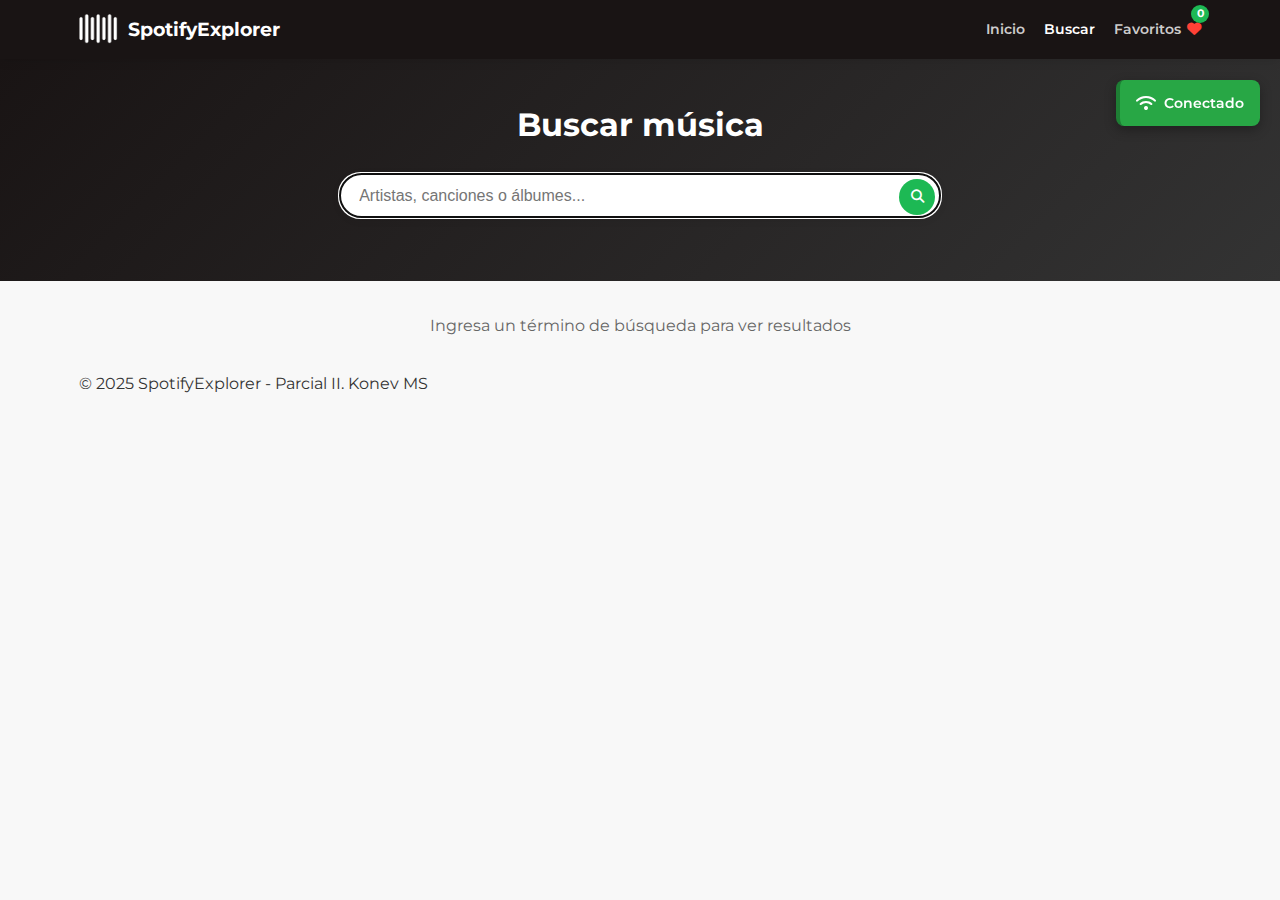
<file: search.html>
<!DOCTYPE html>
<html lang="es">
  <head>
    <meta charset="UTF-8" />
    <meta name="viewport" content="width=device-width, initial-scale=1.0" />
    <meta name="theme-color" content="#1DB954" />
    <meta
      name="description"
      content="Busca tus artistas y canciones favoritas en SpotifyExplorer"
    />
    <title>Búsqueda - SpotifyExplorer</title>
    <link rel="stylesheet" href="css/style.css" />
    <link rel="manifest" href="manifest.json" />
    <link rel="apple-touch-icon" href="images/icons/icon-192x192.png" />
    <!-- Fonts -->
    <link rel="preconnect" href="https://fonts.googleapis.com" />
    <link rel="preconnect" href="https://fonts.gstatic.com" crossorigin />
    <link
      href="https://fonts.googleapis.com/css2?family=Montserrat:wght@400;500;600;700&display=swap"
      rel="stylesheet"
    />
    <!-- Font Awesome -->
    <link
      rel="stylesheet"
      href="https://cdnjs.cloudflare.com/ajax/libs/font-awesome/6.4.0/css/all.min.css"
    />
  </head>
  <body>
    <header>
      <div class="container">
        <div class="logo">
          <img src="images/logo.png" alt="SpotifyExplorer Logo" />
          <h1>SpotifyExplorer</h1>
        </div>
        <nav>
          <ul>
            <li><a href="index.html">Inicio</a></li>
            <li><a href="search.html" class="active">Buscar</a></li>
            <li>
              <a href="favorites.html" class="fav-link">
                Favoritos
                <span class="fav-icon"><i class="fas fa-heart"></i></span>
                <span class="favorites-counter">0</span>
              </a>
            </li>
          </ul>
        </nav>
      </div>
    </header>

    <main>
      <section class="search-section">
        <div class="container">
          <h1>Buscar música</h1>
          <form id="search-form" class="search-form">
            <input
              type="text"
              id="search-input"
              class="search-input"
              placeholder="Artistas, canciones o álbumes..."
              required
            />
            <button type="submit" class="search-btn">
              <i class="fas fa-search"></i>
            </button>
          </form>
        </div>
      </section>

      <div id="search-results" class="search-results">
        <div class="container">
          <!-- Será llenado dinámicamente con JS -->
          <p class="search-prompt">
            Ingresa un término de búsqueda para ver resultados
          </p>
        </div>
      </div>

      <div class="results-container" style="display: none">
        <div class="container">
          <div class="results-section">
            <h2>Artistas</h2>
            <div id="artists-results" class="card-grid">
              <!-- Será llenado dinámicamente con JS -->
            </div>
          </div>

          <div class="results-section">
            <h2>Canciones</h2>
            <div id="tracks-results" class="tracks-list">
              <!-- Será llenado dinámicamente con JS -->
            </div>
          </div>

          <div class="results-section">
            <h2>Álbumes</h2>
            <div id="albums-results" class="card-grid">
              <!-- Será llenado dinámicamente con JS -->
            </div>
          </div>
        </div>
      </div>
    </main>

    <footer>
      <div class="container">
        <p>&copy; 2025 SpotifyExplorer - Parcial II. Konev MS</p>
      </div>
    </footer>

    <!-- Contenedor para el botón de instalación -->
    <div id="install-container" class="install-prompt" style="display: none">
      <button id="installButton" class="btn install-btn">
        <i class="fas fa-download"></i> Instalar App
      </button>
    </div>

    <!-- Scripts en orden correcto -->
    <script src="js/api.js"></script>
    <script src="js/ui.js"></script>
    <script src="js/notifications.js"></script>
    <script src="js/sharing.js"></script>
    <script src="js/network-status.js"></script>
    <script src="js/rating-system.js"></script>
    <script src="js/app.js"></script>

    <!-- Script para registrar el Service Worker -->
    <script>
      // Registrar el Service Worker
      if ("serviceWorker" in navigator) {
        window.addEventListener("load", () => {
          navigator.serviceWorker
            .register("js/sw.js", { scope: "/" })
            .then((reg) => console.log("Service Worker registrado!", reg))
            .catch((err) => console.log("Error en Service Worker:", err));
        });
      }
    </script>

    <!-- Script para instalación de PWA -->
    <script src="js/pwa-installer.js"></script>
  </body>
</html>
</file>
<file: css/style.css>
/* Variables */
:root {
  --primary-color: #1db954;
  --primary-light: rgba(29, 185, 84, 0.1);
  --secondary-color: #191414;
  --accent-color: #1ed760;
  --text-color: #333;
  --text-light: #666;
  --bg-color: #f8f8f8;
  --card-bg: #fff;
  --shadow: 0 2px 8px rgba(0, 0, 0, 0.08);
  --shadow-hover: 0 8px 16px rgba(0, 0, 0, 0.12);
  --border-radius: 8px;
  --transition: all 0.3s ease;
}

/* Estilos generales */
* {
  margin: 0;
  padding: 0;
  box-sizing: border-box;
}

body {
  font-family: "Montserrat", sans-serif;
  color: var(--text-color);
  background-color: var(--bg-color);
  line-height: 1.6;
}

.container {
  width: 90%;
  max-width: 1200px;
  margin: 0 auto;
  padding: 0 15px;
}

a {
  text-decoration: none;
  color: inherit;
}

ul {
  list-style: none;
}

img {
  max-width: 100%;
}

/* Header */
header {
  background-color: var(--secondary-color);
  color: white;
  padding: 0.8rem 0;
  position: sticky;
  top: 0;
  z-index: 100;
  box-shadow: 0 2px 10px rgba(0, 0, 0, 0.1);
}

header .container {
  display: flex;
  justify-content: space-between;
  align-items: center;
}

.logo {
  display: flex;
  align-items: center;
}

.logo img {
  height: 30px;
  margin-right: 10px;
}

.logo h1 {
  font-size: 1.2rem;
  font-weight: 700;
}

nav ul {
  display: flex;
  align-items: center; /* Центрирование по вертикали */
  height: 100%;
}

nav ul li {
  margin-left: 1.2rem;
  display: flex; /* Для центрирования */
  align-items: center; /* Центрирование содержимого */
  height: 100%;
}

nav ul li a {
  padding: 5px 0;
  font-weight: 600;
  font-size: 0.9rem;
  transition: var(--transition);
  position: relative;
  color: rgba(255, 255, 255, 0.8);
  display: flex; /* Чтобы счетчик не сбивал выравнивание */
  align-items: center; /* Центрирование внутри ссылки */
}
nav ul li a:hover {
  color: white;
}

nav ul li a.active {
  color: white;
}

/* Estilos para el icono de favoritos en la navegación */
.fav-link {
  position: relative;
  display: inline-flex;
  align-items: center;
  gap: 6px;
}

.fav-icon {
  color: #ff4136;
}

.favorites-counter {
  position: absolute;
  top: -8px;
  right: -8px;
  background-color: var(--primary-color);
  color: white;
  border-radius: 50%;
  width: 18px;
  height: 18px;
  font-size: 11px;
  display: flex;
  align-items: center;
  justify-content: center;
  font-weight: 700;
}

/* Animación del corazón volador */
.flying-heart {
  position: fixed;
  z-index: 9999;
  color: #ff4136;
  font-size: 24px;
  transform: scale(1);
  opacity: 1;
  transition: all 0.8s cubic-bezier(0.1, 0.8, 0.2, 1);
  pointer-events: none;
}

/* Botones */
.btn {
  display: inline-block;
  background-color: var(--primary-color);
  color: white;
  padding: 0.6rem 1.2rem;
  border-radius: 30px;
  font-weight: 600;
  font-size: 0.9rem;
  transition: var(--transition);
  border: none;
  cursor: pointer;
}

.btn:hover {
  background-color: var(--accent-color);
  transform: translateY(-2px);
  box-shadow: 0 4px 12px rgba(29, 185, 84, 0.2);
}

.btn-sm {
  padding: 0.4rem 0.8rem;
  font-size: 0.8rem;
}

.btn-outline {
  background-color: transparent;
  border: 1px solid var(--primary-color);
  color: var(--primary-color);
}

.btn-outline:hover {
  background-color: var(--primary-light);
  color: var(--primary-color);
}

/* Estilos para los botones de favoritos y eliminación */
.btn-icon {
  background: none;
  border: none;
  cursor: pointer;
  padding: 8px;
  border-radius: 50%;
  transition: all 0.2s ease;
  display: flex;
  align-items: center;
  justify-content: center;
}

.btn-icon.btn-favorite:hover {
  background-color: rgba(255, 65, 54, 0.1);
  transform: scale(1.2);
}

.btn-icon.btn-favorite:active {
  transform: scale(0.9);
}

.btn-icon.btn-favorite i.fas {
  color: #ff4136;
}

.btn-icon.btn-remove {
  color: var(--text-light);
}

.btn-icon.btn-remove:hover {
  background-color: rgba(255, 65, 54, 0.1);
  color: #ff4136;
  transform: scale(1.2);
}

/* Estilo para el mensaje flotante */
.message {
  position: fixed;
  bottom: 20px;
  right: 20px;
  padding: 10px 20px;
  border-radius: 8px;
  background-color: white;
  box-shadow: 0 3px 10px rgba(0, 0, 0, 0.2);
  display: flex;
  align-items: center;
  transform: translateY(100px);
  opacity: 0;
  transition: all 0.3s ease;
  z-index: 1000;
}

.message.show {
  transform: translateY(0);
  opacity: 1;
}

.message i {
  margin-right: 10px;
  font-size: 18px;
}

.message-success {
  border-left: 4px solid var(--primary-color);
}

.message-success i {
  color: var(--primary-color);
}

.message-error {
  border-left: 4px solid #ff4136;
}

.message-error i {
  color: #ff4136;
}

.message-info {
  border-left: 4px solid #0074d9;
}

.message-info i {
  color: #0074d9;
}

/* Animación de rebote para el contador */
.bounce {
  animation: bounce 0.3s ease;
}

@keyframes bounce {
  0%,
  100% {
    transform: scale(1);
  }
  50% {
    transform: scale(1.3);
  }
}

/* Hero section */
.hero {
  background: linear-gradient(135deg, var(--secondary-color) 0%, #333 100%);
  color: white;
  padding: 3.5rem 0;
  text-align: center;
}

.hero h2 {
  font-size: 2rem;
  margin-bottom: 1rem;
}

.hero p {
  font-size: 1.1rem;
  max-width: 600px;
  margin: 0 auto 1.5rem;
  opacity: 0.9;
}

/* Features section */
.features {
  padding: 4rem 0;
  text-align: center;
}

.features h2 {
  margin-bottom: 2.5rem;
  position: relative;
  display: inline-block;
}

.features h2:after {
  content: "";
  position: absolute;
  bottom: -10px;
  left: 50%;
  transform: translateX(-50%);
  width: 50px;
  height: 3px;
  background-color: var(--primary-color);
}

.feature-grid {
  display: grid;
  grid-template-columns: repeat(auto-fit, minmax(220px, 1fr));
  gap: 1.5rem;
}

.feature-card {
  background-color: var(--card-bg);
  padding: 1.8rem;
  border-radius: var(--border-radius);
  box-shadow: var(--shadow);
  transition: var(--transition);
  height: 100%;
  display: flex;
  flex-direction: column;
  align-items: center;
}

.feature-card:hover {
  transform: translateY(-5px);
  box-shadow: var(--shadow-hover);
}

.feature-icon {
  font-size: 2.2rem;
  margin-bottom: 1rem;
  background-color: var(--primary-light);
  width: 60px;
  height: 60px;
  display: flex;
  align-items: center;
  justify-content: center;
  border-radius: 50%;
  color: var(--primary-color);
}

.feature-card h3 {
  margin-bottom: 0.8rem;
}

.feature-card p {
  font-size: 0.9rem;
  color: var(--text-light);
}

/* Popular section */
.popular-section {
  padding: 3rem 0 4rem;
}

.section-header {
  display: flex;
  justify-content: space-between;
  align-items: center;
  margin-bottom: 2rem;
}

.popular-section h2 {
  position: relative;
  display: inline-block;
}

.popular-section h2:after {
  content: "";
  position: absolute;
  bottom: -10px;
  left: 0;
  width: 40px;
  height: 3px;
  background-color: var(--primary-color);
}

.carousel-controls {
  display: flex;
  gap: 0.5rem;
}

.control-btn {
  background-color: var(--card-bg);
  border: none;
  width: 36px;
  height: 36px;
  border-radius: 50%;
  display: flex;
  align-items: center;
  justify-content: center;
  cursor: pointer;
  box-shadow: var(--shadow);
  transition: var(--transition);
}

.control-btn:hover {
  background-color: var(--primary-light);
  box-shadow: var(--shadow-hover);
}

/* Tarjetas (Cards) */
.card-grid {
  display: grid;
  grid-template-columns: repeat(auto-fill, minmax(180px, 1fr));
  gap: 1.5rem;
}

.card {
  background-color: var(--card-bg);
  border-radius: var(--border-radius);
  overflow: hidden;
  box-shadow: var(--shadow);
  transition: var(--transition);
  height: 100%;
  display: flex;
  flex-direction: column;
}

.card:hover {
  transform: translateY(-5px);
  box-shadow: var(--shadow-hover);
}

.card-img {
  width: 100%;
  aspect-ratio: 1 / 1;
  object-fit: cover;
}

.card-content {
  padding: 1rem;
  display: flex;
  flex-direction: column;
  flex-grow: 1;
}

.card-title {
  font-size: 1rem;
  font-weight: 600;
  margin-bottom: 0.4rem;
  overflow: hidden;
  text-overflow: ellipsis;
  white-space: nowrap;
}

.card-text {
  color: var(--text-light);
  font-size: 0.85rem;
  margin-bottom: 0.8rem;
}

.card-actions {
  margin-top: auto;
  display: flex;
  justify-content: space-between;
  align-items: center;
}

/* Indicador de carga */
.loading {
  grid-column: 1 / -1;
  text-align: center;
  padding: 2rem;
  color: var(--text-light);
}

/* Sección de búsqueda */
.search-section {
  padding: 2.5rem 0;
  text-align: center;
  background: linear-gradient(135deg, var(--secondary-color) 0%, #333 100%);
  color: white;
}

.search-form {
  max-width: 600px;
  margin: 1.5rem auto;
  display: flex;
  position: relative;
}

.search-input {
  flex: 1;
  padding: 0.8rem 1.2rem;
  border: none;
  border-radius: 30px;
  font-size: 1rem;
  box-shadow: 0 2px 10px rgba(0, 0, 0, 0.1);
}

.search-btn {
  position: absolute;
  right: 5px;
  top: 5px;
  border: none;
  background-color: var(--primary-color);
  color: white;
  width: 36px;
  height: 36px;
  border-radius: 50%;
  display: flex;
  align-items: center;
  justify-content: center;
  cursor: pointer;
  transition: var(--transition);
}

.search-btn:hover {
  background-color: var(--accent-color);
}

.search-prompt {
  color: var(--text-light);
  text-align: center;
  padding: 2rem;
}

.results-container {
  padding: 2rem 0;
}

.results-section {
  margin-bottom: 2.5rem;
}

.results-section h2 {
  margin-bottom: 1.5rem;
  position: relative;
  display: inline-block;
}

.results-section h2:after {
  content: "";
  position: absolute;
  bottom: -10px;
  left: 0;
  width: 40px;
  height: 3px;
  background-color: var(--primary-color);
}

/* Detalles de artista y álbum */
.detail-header {
  display: flex;
  align-items: center;
  gap: 2rem;
  margin-bottom: 2rem;
  padding: 2rem 0;
}

.detail-img {
  width: 180px; /* Reducido de 220px */
  height: 180px; /* Reducido de 220px */
  object-fit: cover;
  border-radius: var(--border-radius);
  box-shadow: var(--shadow);
}

.detail-info {
  flex: 1;
}

.detail-info h1 {
  font-size: 2rem;
  margin-bottom: 0.8rem;
}

.detail-info p {
  margin-bottom: 0.8rem;
  color: var(--text-light);
}

.genre-tags {
  display: flex;
  flex-wrap: wrap;
  gap: 0.5rem;
  margin: 1rem 0;
}

.genre-tag {
  background-color: var(--primary-light);
  color: var(--primary-color);
  padding: 0.3rem 0.8rem;
  border-radius: 20px;
  font-size: 0.8rem;
  font-weight: 500;
}

.action-buttons {
  margin-top: 1rem;
}

/* Lista de canciones */
.tracks-section h2 {
  margin-bottom: 1.5rem;
  position: relative;
  display: inline-block;
}

.tracks-section h2:after {
  content: "";
  position: absolute;
  bottom: -10px;
  left: 0;
  width: 40px;
  height: 3px;
  background-color: var(--primary-color);
}

.tracks-list {
  margin-top: 1.5rem;
}

.track-item {
  display: flex;
  align-items: center;
  padding: 0.8rem;
  background-color: var(--card-bg);
  border-radius: var(--border-radius);
  margin-bottom: 0.8rem;
  box-shadow: var(--shadow);
  transition: var(--transition);
}

.track-item:hover {
  transform: translateY(-3px);
  box-shadow: var(--shadow-hover);
}

.track-number {
  width: 24px;
  font-weight: 600;
  color: var(--primary-color);
  font-size: 0.9rem;
  text-align: center;
}

.track-img {
  width: 40px;
  height: 40px;
  object-fit: cover;
  border-radius: 4px;
  margin: 0 0.8rem;
}

.track-info {
  flex: 1;
  min-width: 0; /* Para que funcione el text overflow */
}

.track-info h3 {
  margin: 0 0 0.2rem;
  font-size: 0.95rem;
  overflow: hidden;
  text-overflow: ellipsis;
  white-space: nowrap;
}

.track-info p {
  margin: 0;
  color: var(--text-light);
  font-size: 0.8rem;
  overflow: hidden;
  text-overflow: ellipsis;
  white-space: nowrap;
}

.track-duration {
  margin: 0 0.8rem;
  color: var(--text-light);
  font-size: 0.8rem;
}

.track-actions {
  display: flex;
  align-items: center;
  gap: 0.5rem;
  margin-left: 0.8rem;
}

.track-preview {
  max-width: 200px;
  margin-left: auto;
}

.no-preview {
  font-size: 0.8rem;
  color: #999;
  font-style: italic;
}

.no-results {
  text-align: center;
  padding: 1.5rem;
  color: var(--text-light);
  font-style: italic;
}

/* Estilos para mensaje de error */
.error-message {
  display: flex;
  flex-direction: column;
  align-items: center;
  justify-content: center;
  padding: 2rem;
  text-align: center;
  background-color: var(--card-bg);
  border-radius: var(--border-radius);
  box-shadow: var(--shadow);
  margin: 2rem 0;
}

.error-message i {
  font-size: 3rem;
  color: #ff4136;
  margin-bottom: 1rem;
}

.error-message p {
  margin-bottom: 1.5rem;
}

/* ================= FAVORITOS PAGE ================= */
/* Estilos específicos para la página de favoritos */
.favorites-hero {
  background: linear-gradient(135deg, var(--secondary-color) 0%, #333 100%);
  color: white;
  padding: 3rem 0;
  margin-bottom: 3rem;
  text-align: center;
}

.favorites-hero h1 {
  font-size: 2.5rem;
  margin-bottom: 1rem;
  font-weight: 700;
}

.favorites-hero p {
  font-size: 1.2rem;
  max-width: 700px;
  margin: 0 auto;
  opacity: 0.9;
}

.favorites-section {
  padding-bottom: 4rem;
}

.favorites-group {
  background: #fff;
  border-radius: var(--border-radius);
  padding: 2.5rem;
  margin-bottom: 3rem;
  box-shadow: var(--shadow);
}

.favorites-group h2 {
  font-size: 1.8rem;
  margin-bottom: 2.5rem;
  padding-bottom: 1.2rem;
  border-bottom: 2px solid rgba(0, 0, 0, 0.05);
  position: relative;
  color: var(--secondary-color);
  font-weight: 700;
}

.favorites-group h2:after {
  content: "";
  position: absolute;
  bottom: -2px;
  left: 0;
  width: 100px;
  height: 4px;
  background-color: var(--primary-color);
  border-radius: 2px;
}

/* Estilo mejorado para el estado vacío */
.empty-state {
  background: #fff;
  border-radius: var(--border-radius);
  padding: 4rem 2rem;
  text-align: center;
  box-shadow: var(--shadow);
}

.empty-state i {
  font-size: 5rem;
  color: #ddd;
  margin-bottom: 2rem;
}

.empty-state h2 {
  margin-bottom: 1.5rem;
  font-size: 2rem;
  color: var(--secondary-color);
}

.empty-state p {
  max-width: 600px;
  margin: 0 auto 2rem;
  color: var(--text-light);
  font-size: 1.1rem;
}

.empty-state .btn {
  padding: 0.8rem 2rem;
  font-size: 1rem;
}

/* Responsive */
@media (max-width: 768px) {
  .favorites-hero h1 {
    font-size: 2rem;
  }

  .favorites-hero p {
    font-size: 1rem;
  }

  .favorites-group {
    padding: 1.5rem;
  }

  .favorites-group h2 {
    font-size: 1.6rem;
  }

  .hero h2 {
    font-size: 1.8rem;
  }

  .hero p {
    font-size: 1rem;
  }

  .detail-header {
    flex-direction: column;
    text-align: center;
  }

  .detail-img {
    width: 160px;
    height: 160px;
    margin: 0 auto;
  }

  .genre-tags {
    justify-content: center;
  }

  .track-item {
    flex-wrap: wrap;
  }

  .track-preview {
    width: 100%;
    margin: 0.8rem 0 0;
  }

  .track-actions {
    margin-left: auto;
  }
}

@media (max-width: 576px) {
  .favorites-hero {
    padding: 2rem 0;
  }

  .favorites-hero h1 {
    font-size: 1.8rem;
  }

  .favorites-group {
    padding: 1.2rem;
  }

  .favorites-group h2 {
    font-size: 1.4rem;
    margin-bottom: 1.5rem;
  }

  header .container {
    flex-direction: column;
  }

  .logo {
    margin-bottom: 0.8rem;
  }

  nav ul li {
    margin-left: 0.8rem;
    margin-right: 0.8rem;
  }

  .card-grid {
    grid-template-columns: repeat(auto-fill, minmax(140px, 1fr));
  }

  .search-form {
    flex-direction: column;
  }

  .search-btn {
    position: static;
    width: 100%;
    border-radius: var(--border-radius);
    margin-top: 0.5rem;
    height: 40px;
  }

  .detail-img {
    width: 140px;
    height: 140px;
  }

  .detail-info h1 {
    font-size: 1.6rem;
  }
}

/* Estilos para el botón de instalación PWA */
.install-prompt {
  position: fixed;
  bottom: 20px;
  right: 20px;
  z-index: 1000;
  text-align: center;
  background-color: rgba(0, 0, 0, 0.7);
  padding: 8px 16px;
  border-radius: 50px;
  box-shadow: 0 4px 12px rgba(0, 0, 0, 0.3);
}

.install-btn {
  background-color: #1db954;
  color: white;
  border: none;
  padding: 8px 16px;
  border-radius: 30px;
  font-size: 14px;
  font-weight: 600;
  cursor: pointer;
  display: flex;
  align-items: center;
  gap: 6px;
  transition: background-color 0.3s;
}

.install-btn:hover {
  background-color: #19a34a;
}

.install-btn i {
  font-size: 12px;
}
</file>
